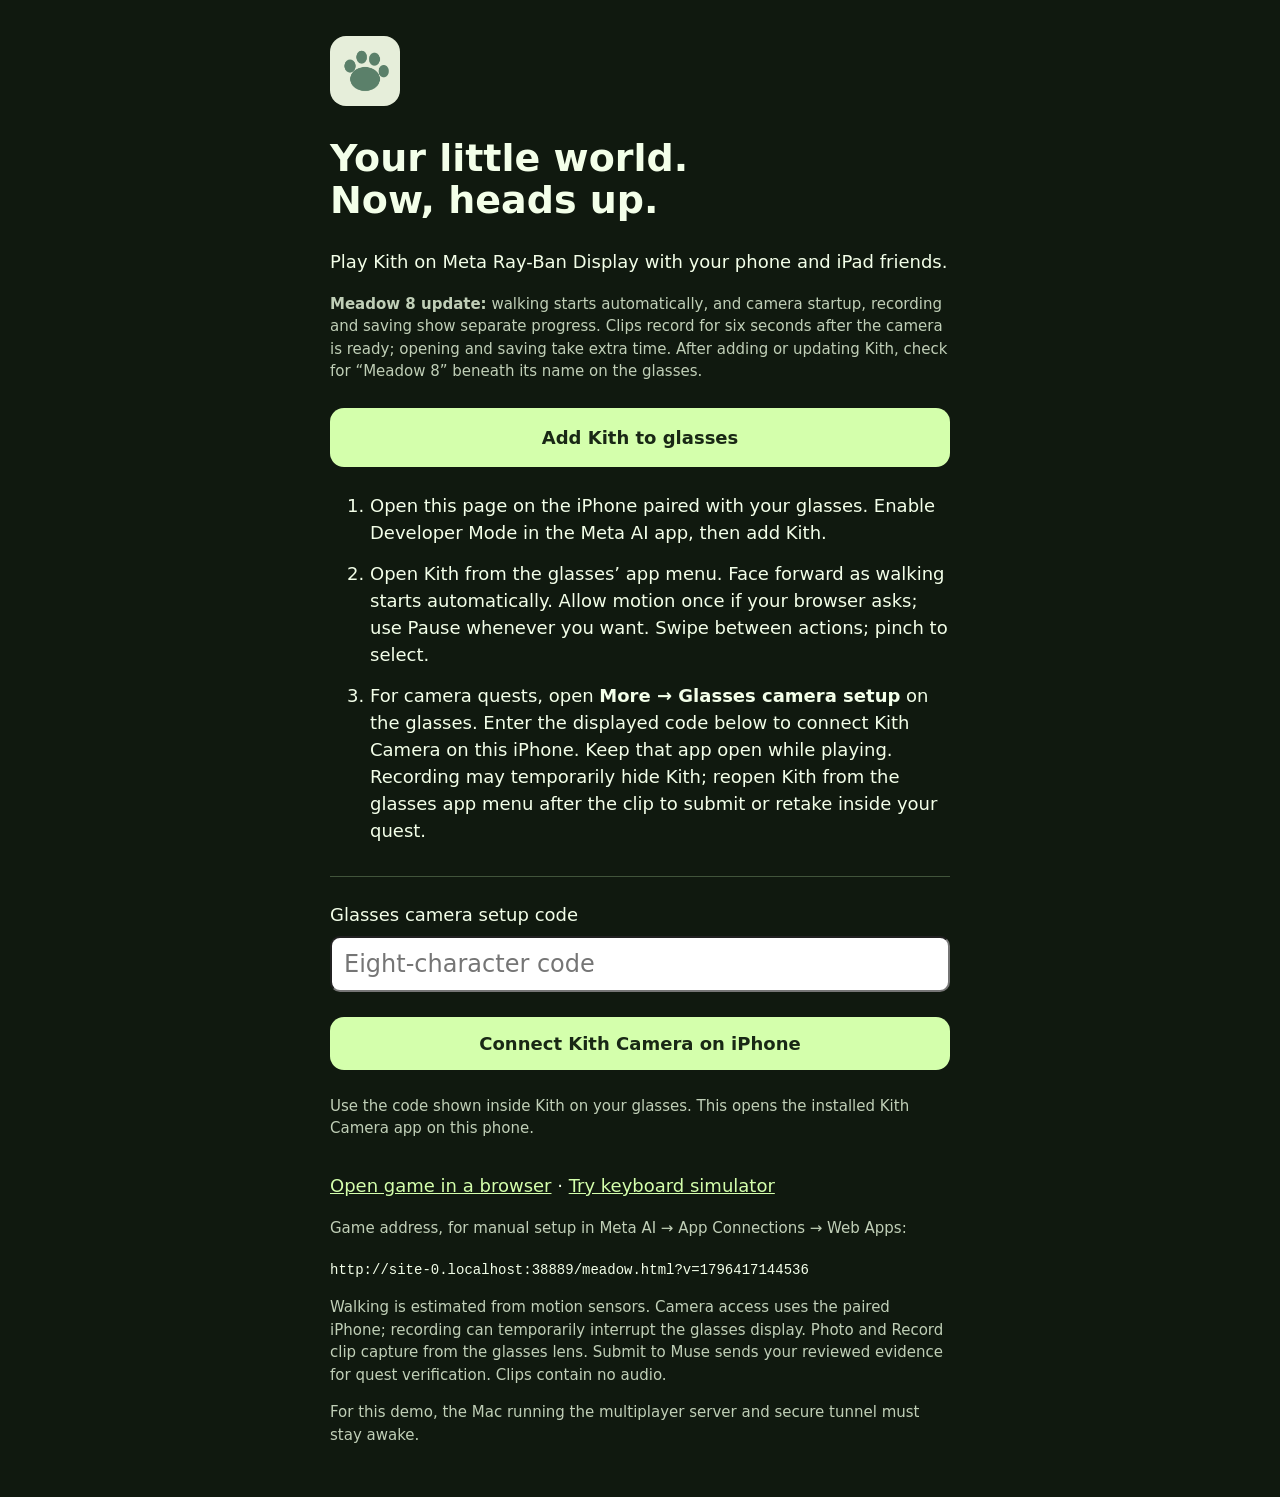
<file: setup.html>
<!doctype html>
<html lang="en">
<meta charset="utf-8"><meta name="viewport" content="width=device-width, initial-scale=1">
<title>Add Kith to your glasses</title>
<style>body{margin:0;background:#10190f;color:#f3ffe9;font:18px/1.5 system-ui,sans-serif}main{max-width:620px;margin:auto;padding:36px 24px}h1{font-size:38px;line-height:1.1}a{color:#d4ffac}.launch{display:block;padding:16px;background:#d4ffac;color:#192815;text-decoration:none;border-radius:14px;text-align:center;font-weight:700;margin:25px 0}li{margin:14px 0}code{word-break:break-all;font-size:14px}.note{color:#c0cfb7;font-size:15px}img{width:70px;border-radius:16px}input{display:block;box-sizing:border-box;width:100%;font:24px system-ui;padding:12px;margin-top:8px;border-radius:10px}button.launch{border:0;cursor:pointer;width:100%;font:700 18px system-ui}form{margin:32px 0;padding-top:24px;border-top:1px solid #41543b}</style>
<main><img src="./icon.png" alt="Kith"><h1>Your little world.<br>Now, heads up.</h1>
<p>Play Kith on Meta Ray-Ban Display with your phone and iPad friends.</p>
<p class="note"><strong>Meadow 8 update:</strong> walking starts automatically, and camera startup, recording and saving show separate progress. Clips record for six seconds after the camera is ready; opening and saving take extra time. After adding or updating Kith, check for “Meadow 8” beneath its name on the glasses.</p>
<a id="add" class="launch">Add Kith to glasses</a>
<ol><li>Open this page on the iPhone paired with your glasses. Enable Developer Mode in the Meta AI app, then add Kith.</li><li>Open Kith from the glasses’ app menu. Face forward as walking starts automatically. Allow motion once if your browser asks; use Pause whenever you want. Swipe between actions; pinch to select.</li><li>For camera quests, open <strong>More → Glasses camera setup</strong> on the glasses. Enter the displayed code below to connect Kith Camera on this iPhone. Keep that app open while playing. Recording may temporarily hide Kith; reopen Kith from the glasses app menu after the clip to submit or retake inside your quest.</li></ol>
<form id="camera-setup"><label for="camera-code">Glasses camera setup code</label><input id="camera-code" pattern="[A-HJ-NP-Za-hj-np-z2-9]{8}" maxlength="8" autocomplete="off" autocapitalize="characters" spellcheck="false" required placeholder="Eight-character code"><button class="launch" type="submit">Connect Kith Camera on iPhone</button><p id="camera-status" class="note" role="status">Use the code shown inside Kith on your glasses. This opens the installed Kith Camera app on this phone.</p></form>
<p><a id="game">Open game in a browser</a> · <a id="simulator">Try keyboard simulator</a></p>
<p class="note">Game address, for manual setup in Meta AI → App Connections → Web Apps:</p><code id="url"></code>
<p class="note">Walking is estimated from motion sensors. Camera access uses the paired iPhone; recording can temporarily interrupt the glasses display. Photo and Record clip capture from the glasses lens. Submit to Muse sends your reviewed evidence for quest verification. Clips contain no audio.</p>
<p class="note">For this demo, the Mac running the multiplayer server and secure tunnel must stay awake.</p>
</main>
<script>
const game=new URL('./meadow.html',location.href);const params=new URLSearchParams(location.search);
game.searchParams.set('v',params.get('v')||String(Date.now()));
for(const key of ['server','name','room'])if(params.has(key))game.searchParams.set(key,params.get(key));
document.getElementById('game').href=game.href;document.getElementById('url').textContent=game.href;
document.getElementById('add').href='fb-viewapp://web_app_deep_link?appName=Kith&appUrl='+encodeURIComponent(game.href);
document.getElementById('camera-setup').addEventListener('submit',event=>{
  event.preventDefault();
  const code=document.getElementById('camera-code').value.trim().toUpperCase();
  if(!/^[A-HJ-NP-Z2-9]{8}$/.test(code))return;
  try {
    const server=new URL(params.get('server')||'wss://kith-colin.serveousercontent.com/play');
    if(server.protocol==='wss:')server.protocol='https:';
    if(server.protocol!=='https:'||server.username||server.password)throw new Error('Use your secure HTTPS game server.');
    const target=new URL('bondimals://quest-camera');target.searchParams.set('server',server.origin);target.searchParams.set('code',code);
    document.getElementById('camera-status').textContent='Opening Kith Camera. Complete any Meta camera permission prompt, then keep Kith Camera open.';
    location.href=target.href;
  }catch(error){document.getElementById('camera-status').textContent=error.message;}
});
game.searchParams.set('simulator','');document.getElementById('simulator').href=game.href;
</script></html>
</file>
